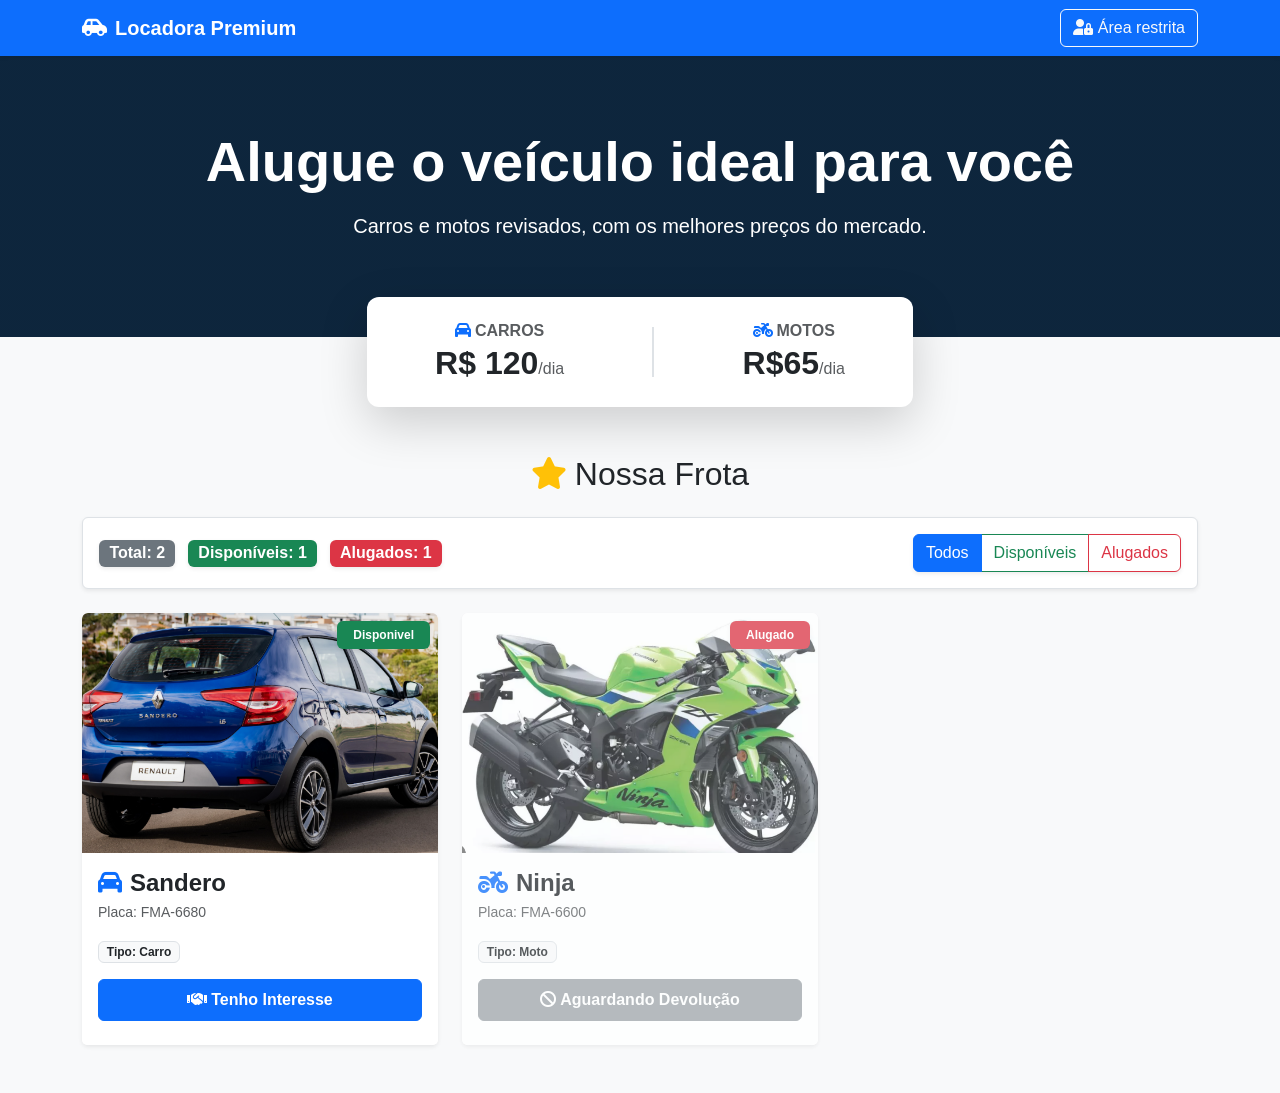
<file: locadora-frontend-(Alunos)/frontend/views/index.html>
<!DOCTYPE html>
<html lang="pt-BR">
<head>
    <!-- Configurações básicas do documento -->
    <meta charset="UTF-8"> <!-- Define codificação para suportar acentos -->
    <meta name="viewport" content="width=device-width, initial-scale=1.0"> <!-- Responsividade -->
    <title>Nossa Frota — Locadora de Veículos</title>

    <!-- Importação do Bootstrap (estilização pronta) -->
    <link href="https://cdn.jsdelivr.net/npm/bootstrap@5.3.0/dist/css/bootstrap.min.css" rel="stylesheet">

    <!-- Importação de ícones (Font Awesome) -->
    <link href="https://cdnjs.cloudflare.com/ajax/libs/font-awesome/6.0.0/css/all.min.css" rel="stylesheet">

    <!-- CSS personalizado -->
    <link href="../css/style.css" rel="stylesheet">

    <!-- Ícone da aba (favicon) -->
    <link rel="icon" type="image/png" href="https://cdn-icons-png.flaticon.com/512/3202/3202926.png">
</head>
<body>

  

    <!-- Navbar (menu superior) -->
     <nav class="navbar navbar-expand-lg navbar-dark bg-primary shadow-sm">
        <div class="container">
            <!-- Nome da empresa -->
             <a class="navbar-brand fw-bold" href="index.html">
                <i class="fas fa-car-side me-2"></i>Locadora Premium
             </a>

             <!-- Botão de área restrita -->
              <div class="ms-auto">
                <a href="login.html" class="btn btn-outline-light">
                    <i class="fas fa-user-lock"></i> Área restrita
                </a>
              </div>
        </div>
     </nav>

     <!-- Banner Principal(hero) -->
      <div class="bg-dark text-white text-center py-5 hero-banner pb-5">
        <div class="container py-4">
            <h1 class="display-4 fw-bold mb-3">Alugue o veículo ideal para você</h1>
            <p class="lead mb-4">Carros e motos revisados, com os melhores preços do mercado.</p>
        </div>
      </div>

      <!-- Card de preços destacado -->
       <div class="container position-relative" style="margin-top: -40px; z-index:10;">
        <div class="row justify-content-center">
            <div class="col-md-8 col-lg-6">
                <div class="card shadow-lg border-0" style="border-radius: 12px;">
                    <div class="card-body p-4 d-flex justify-content-around align-items-center text-center">

                        <!-- Preço de carros -->
                         <div>
                            <h6 class="text-muted text-uppercase fw-bold mb-1">
                                <i class="fas fa-car text-primary me-1"></i>Carros
                            </h6>
                            <h2 class="fw-bold text-dark mb-0">
                                R$ 120<small class="fs-6 text-muted fw-normal">/dia</small>
                            </h2>
                         </div>

                         <!-- Linha divisória -->
                          <div class="border-start border-2" style="height: 50px;"></div>

                          <!-- Preço de motos -->
                        <div>
                            <h6 class="text-muted text-uppercase fw-bold mb-1">
                                <i class="fas fa-motorcycle text-primary me-1"></i>Motos
                            </h6>
                            <h2 class="fw-bold text-dark mb-0">
                                R$65<small class="fs-6 text-muted fw-normal">/dia</small>
                            </h2>
                        </div>

                    </div>
                </div>
            </div>
        </div>
    </div>

    <!-- Seção principal da vitrine -->
     <div class="container mb-5 mt-5 flex-grow-1">
        <h2 class="text-center mb-4">
            <i class="fas fa-star text-warning me-2"></i>Nossa Frota
        </h2>


        <!-- Barra de status e filtros -->
        <div class="d-flex flex-column flex-md-row justify-content-between align-items-center bg-white p-3 rounded shadow-sm border mb-4 gap-3">

            <!--Contadores de veículos  -->
            <div>
                <span class="badge bg-secondary fs-6 me-2 shadow-sm" id="countTotal">Total: 2</span>
                <span class="badge bg-success fs-6 me-2 shadow-sm" id="countDisponiveis">Disponíveis: 1</span>
                <span class="badge bg-danger fs-6 shadow-sm" id="countIndisponiveis">Alugados: 1</span>
            </div>

            <!-- Botões de filtro -->
             <div class="btn-group shadow-sm" role="group">
                <input type="radio" class="btn-check filter-btn" name="filtroStatus" id="btnFiltroTodos" value="Todos" checked>
                <label class="btn btn-outline-primary" for="btnFiltroTodos">Todos</label>

                <input type="radio" class="btn-check filter-btn" name="filtroStatus" id="btnFiltroDisponiveis" value="Disponivel">
                <label class="btn btn-outline-success" for="btnFiltroDisponiveis">Disponíveis</label>

                <input type="radio" class="btn-check filter-btn" name="filtroStatus" id="btnFiltroAlugados" value="Alugado">
                <label class="btn btn-outline-danger" for="btnFiltroAlugados">Alugados</label>
             </div>
        </div>
    


        <!-- Grid de veículos -->
         <div class="row row-cols-1 row-cols-md-2 row-cols-lg-3 g-4" id="vitrineVeiculos">

            <!-- Card de veiculo disponivel -->
            <div class="col">
                <div class="card h-100 shadow-sm border-0 card-hover">

                    <!-- Imagem + status -->
                     <div class="position-relative overflow-hidden" style="border-radius: 6px 6px 0 0;">
                        <img src="../../Imagens/Sandero.png" class="card-img-top vitrine-img w-100" alt="Sandero">
                        <span class="badge bg-success position-absolute top-0 end-0 m-2 px-3 py-2 shadow-sm">Disponivel</span>
                     </div>

                     <!-- Informações -->
                      <div class="card-body">
                        <h5 class="card-title fw-bold fs-4 mb-1">
                            <i class="fas fa-car text-primary me-2"></i>Sandero
                        </h5>
                        <p class="card-text text-muted small mb-3">Placa: FMA-6680</p>
                        <p class="card-text mb-0">
                            <span class="badge bg-light text-dark border">Tipo: Carro</span>
                        </p>
                      </div>

                      <!-- Botão de ação -->
                       <div class="card-footer bg-white border-0 pb-4 pt-0">
                        <button class="btn btn-primary w-100 fw-bold py-2" data-bs-toggle="modal" data-bs-target="#modalInteresse">
                            <i class="fas fa-handshake me-1"></i>Tenho Interesse
                        </button>
                    </div>
                </div>
            </div>
        


            <!-- Card de veiculo alugado -->
            <div class="col">
                <div class="card h-100 shadow-sm border-0 opacity-75 card-hover">

                <!-- Imagem + status -->
                 <div class="position-relative overflow-hidden" style="border-radius: 6px 6px 0 0;">
                    <img src="../../Imagens/Ninja.png" class="card-img-top vitrine-img w-100" alt="Ninja">
                    <span class="badge bg-danger position-absolute top-0 end-0 m-2 px-3 py-2 shadow-sm">Alugado</span>
                 </div>

                <!--Informações  -->
                <div class="card-body">
                    <h5 class="card-title fw-bold fs-4 mb-1">
                        <i class="fas fa-motorcycle text-primary me-2"></i>Ninja
                    </h5>

                    <p class="card-text text-muted small mb-3">Placa: FMA-6600</p>
                    <p class="card-text mb-0">
                        <span class="badge bg-light text-dark border">Tipo: Moto</span>
                    </p>
                </div>

                <!-- Botão desabilitado -->
                 <div class="card-footer bg-white border-0 pb-4 pt-0">
                    <button class="btn btn-secondary w-100 fw-bold py-2" disabled>
                        <i class="fas fa-ban me-1"></i>Aguardando Devolução
                    </button>
                 </div>
            </div>
        </div>
    </div>
</div>

<!-- Modal de interesse -->
 <div class="modal fade" id="modalInteresse" tabindex="-1">
    <div class="modal-dialog modal-dialog-centered">
        <div class="modal-content border-0 shadow-lg">

            <!-- Cabeçalho -->
             <div class="modal-header bg-primary text-white">
                <div>
                    <h5 class="modal-title fw-bold mb-0">
                        <i class="fas fa-handshake me-2"></i>Tenho Interesse
                    </h5>
                    <small class="opacity-75" id="interesseVeiculoNome">Veículo Exemplo</small>
                </div>

                <button type="button" class="btn-close btn-close-white" data-bs-dismiss="modal"></button>
             </div>

             <!-- Corpo do modal -->
              <div class="modal-body p-4">
                <input type="hidden" id="interesseVeiculoId"><!--ID oculto do veículo-->
                <p class="text-muted mb-4">Preencha seus dados e entraremos em contato.</p>

                <!-- Campo nome -->
                 <div class="mb-3">
                    <label class="form-label fw-semibold">
                        <i class="fas fa-user text-primary me-1"></i>Seu nome
                    </label>
                    <input type="text" class="form-control form-control-lg" id="interesseNome" placeholder="Ex: João da Silva">
                 </div>

                 <!-- Campo Telefone -->
                  <div class="mb-4">
                    <label class="form-label fw-semibold">
                        <i class="fas fa-phone text-primary me-1"></i>Seu telefone
                    </label>
                    <input type="tel" class="form-control form-control-lg" id="interesseTelefone" placeholder="Ex: (11) 91234-5678">
                  </div>
              </div>

            <!--Rodapé -->
            <div class="modal-footer bg-light">
                <button type="button" class="btn btn-outline-secondary" data-bs-dismiss="modal">Cancelar</button>
                <button type="button" class="btn btn-primary fw-bold px-4" data-bs-dismiss="modal">Enviar</button>
            </div>
        </div>
    </div>
 </div>

    <!-- Script do Bootstrap (JS) -->
    <script src="https://cdn.jsdelivr.net/npm/bootstrap@5.3.0/dist/js/bootstrap.bundle.min.js"></script>

</body>
</html>
</file>
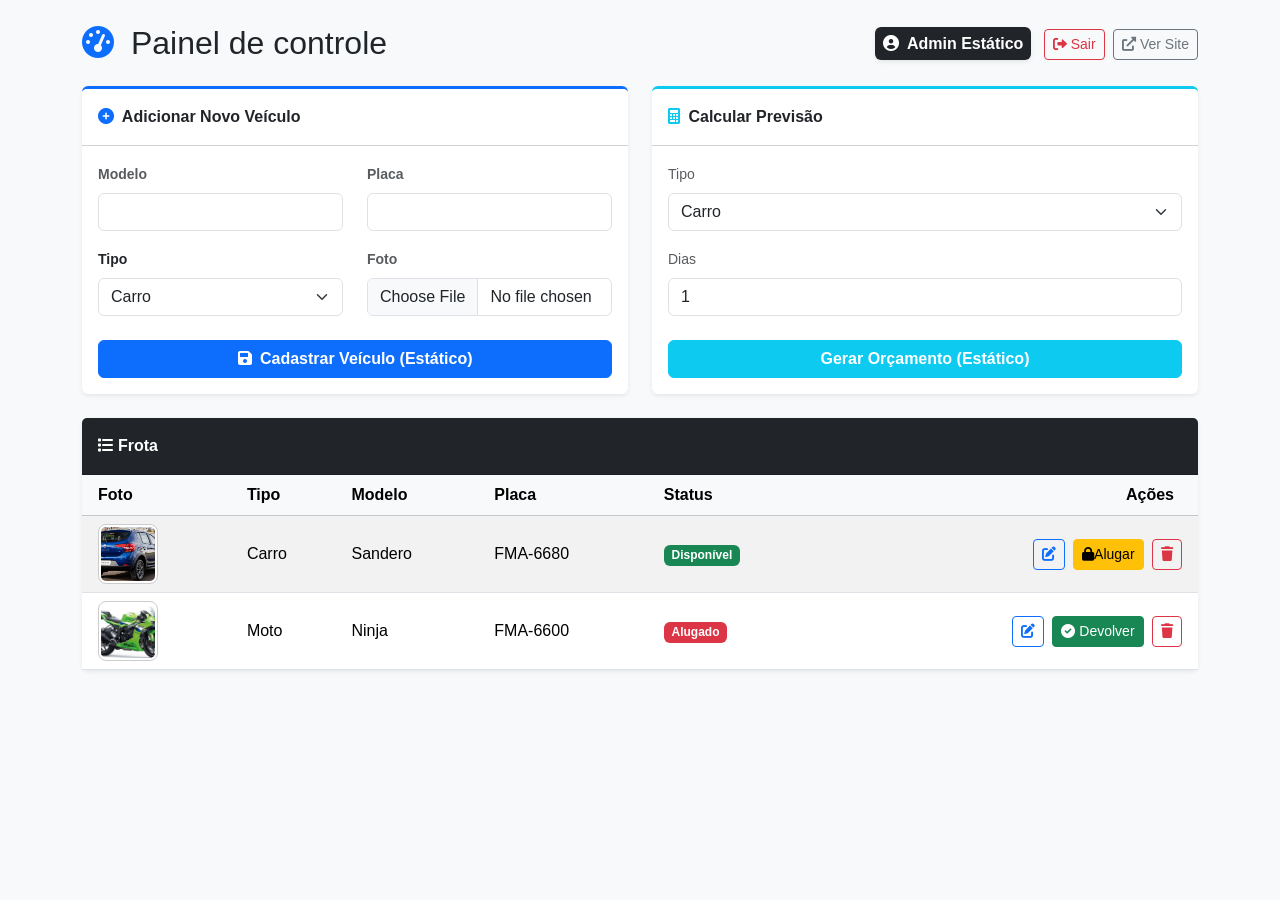
<file: locadora-frontend-(Alunos)/frontend/views/dashboard.html>
<!DOCTYPE html>
<html lang="pt-BR">
<head>
    <!-- Configurações básicas -->
    <meta charset="UTF-8"> <!-- Suporte a acentos -->
    <meta name="viewport" content="width=device-width, initial-scale=1.0"> <!-- Responsividade -->
    <title>Painel Administrativo — Locadora</title>
    
    <!-- Bootstrap (layout e componentes prontos) -->
    <link href="https://cdn.jsdelivr.net/npm/bootstrap@5.3.0/dist/css/bootstrap.min.css" rel="stylesheet">
    
    <!-- Ícones (Font Awesome) -->
    <link href="https://cdnjs.cloudflare.com/ajax/libs/font-awesome/6.0.0/css/all.min.css" rel="stylesheet">
    
    <!-- CSS personalizado -->
    <link href="../css/style.css" rel="stylesheet">
    
    <!-- Ícone da aba -->
    <link rel="icon" type="image/png" href="https://cdn-icons-png.flaticon.com/512/3202/3202926.png">
</head>
<body>

<!--Container principal-->
<div class="container mt-4 pb-4">

    <!-- Cabeçalho principal-->
     <div class="d-flex justify-content-between align-items-center mb-4">

        <!--Título-->
        <h2 class="mb-0">
            <i class="fas fa-tachometer-alt me-2 text-primary"></i> Painel de controle
        </h2>

        <!--Área do usuário-->
     <div>
     <!--Nome do usuário-->
     <span class="badge bg-dark fs-6 p-2 shadow-sm">
        <i class="fas fa-user-circle me-1"></i>
        <span id="userNameDisplay">Admin Estático</span>
     </span>

     <!--Botão sair-->
     <button class="btn btn-outline-danger btn-sm ms-2">
        <i class="fas fa-sign-out-alt"></i> Sair
     </button>

     <!--Link para visualizar o site-->
     <a href="index.html" class="btn btn-outline-secondary btn-sm ms-1">
        <i class="fas fa-external-link-alt"></i> Ver Site
     </a>
</div>
</div>

<!--Linha com dois painéis-->
<div class="row g-4 mb-4">

    <!-- Painel do adicionar veículo-->
     <div class="col-md-6" id="painelAdmin" style="display: block;">
        <div class="card shadow-sm h-100 border-0 border-top border-primary border-3">

            <!--Cabeçalho do card-->
            <div class="card-header bg-white fw-bold py-3">
                <i class="fas fa-plus-circle text-primary me-1"></i> Adicionar Novo Veículo
            </div>

            <!-- Corpo com formulário-->
             <div class="card-body">
                <form id="formAddVeiculo">

                    <!-- Linha: modelo + placa-->
                     <div class="row">
                        <div class="col-md-6 mb-3">
                            <label class="form-label small fw-semibold text-muted">Modelo</label>
                            <input type="text" class="form-control" id="modelo" required>
                        </div>
                        <div class="col-md-6 mb-3">
                            <label class="form-label small fw-semibold text-muted">Placa</label>
                            <input type="text" class="form-control" id="placa" required>
                        </div>
                     </div>

                     <!--Linha: tipo + imagem-->
                     <div class="row">
                        <div class="col-md-6 mb-3">
                            <label class="form-label small fw-semibold text">Tipo</label>
                            <select class="form-select" id="tipo" required>
                                <option value="Carro">Carro</option>
                                <option value="Moto">Moto</option>
                            </select>
                        </div>
                        <div class="col-md-6 mb-4">
                            <label class="form-label small fw-semibold text-muted">Foto</label>
                            <input type="file" class="form-control" id="imagem">
                        </div>
                     </div>

                     <!-- Botão de envio-->
                      <button type="submit" class="btn btn-primary w-100 fw-bold">
                        <i class="fas fa-save me-1"></i> Cadastrar Veículo (Estático)
                      </button>
                </form>
             </div>
        </div>
     </div>

     <!-- Painel de previsão de aluguel-->
      <div class="painelPrevisao col-md-6">
        <div class="card shadow-sm h-100 border-0 border-top border-info border-3">

            <!-- Cabeçalho-->
             <div class="card-header bg-white fw-bold py-3">
                <i class="fas fa-calculator text-info me-1"></i> Calcular Previsão
             </div>

             <!--Corpo-->
             <div class="card-body">

                <!-- Seleção de tipo-->
                 <div class="mb-3">
                    <label class="form-label small text-muted">Tipo</label>
                    <select class="form-select" id="simTipo">
                        <option value="Carro">Carro</option>
                        <option value="Moto">Moto</option>
                    </select>
                 </div>

                 <!--Quantidade de dias-->
                 <div class="mb-4">
                    <label class="form-label small text-muted">Dias</label>
                    <input type="number" class="form-control" id="simDias" value="1" min="1">
                 </div>

                 <!-- Botão de cálculo -->
                        <button class="btn btn-info text-white w-100 fw-bold">
                            Gerar Orçamento (Estático)
                        </button>
                    </div>
                </div>
            </div>
        </div>

        <!-- Tabela de veículos -->
         <div class="card shadow-sm border-0">

            <!-- Cabeçalho -->
             <div class="card-header bg-dark text-white fw-semibold py-3">
                <i class="fas fa-list me-1"></i>Frota
             </div>

            <!-- Corpo da tabela -->
            <div class="card-body p-0">
                <div class="table-responsive">

                    <!-- Tabela -->
                    <table class="table table-striped table-hover mb-0 align-middle">

                        <!-- cabeçalho das tabela -->
                        <thead class="table-light">
                            <tr>
                                <th class="ps-3">Foto</th>
                                <th>Tipo</th>
                                <th>Modelo</th>
                                <th>Placa</th>
                                <th>Status</th>
                                <th id="thAcoes" class="text-end pe-4">Ações</th>
                            </tr>
                        </thead>

                        <!-- Corpo da tabela -->
                        <tbody id="tabelaVeiculos">

                            <!-- Veículos disponível -->
                            <tr>
                                <td class="ps-3">
                                    <img src="../../Imagens/Sandero.png" class="admin-mini-img" alt="sandero">
                                </td>
                                <td>Carro</td>
                                <td>Sandero</td>
                                <td>FMA-6680</td>
                                <td><span class="badge bg-success">Disponível</span></td>
                                <td class="text-end pe-3 table-actions">

                                    <!-- Editar -->
                                    <button class="btn btn-outline-primary btn-sm ms-1" data-bs-toggle="modal" data-bs-target="#modalEditarVeiculo">
                                        <i class="fas fa-edit"></i>
                                    </button>

                                    <!-- Alugar -->
                                    <button class="btn btn-warning btn-sm ms-1">
                                        <i class="fas fa-lock"></i>Alugar
                                    </button>

                                    <!-- Excluir -->
                                    <button class="btn btn-outline-danger btn-sm ms-1">
                                        <i class="fas fa-trash"></i>
                                    </button>
                                </td>                              
                            </tr>
                                
                            <!-- Veículos alugado -->
                            <tr>
                                <td class="ps-3">
                                    <img src="../../Imagens/Ninja.png" class="admin-mini-img" alt="ninja">
                                </td>
                                <td>Moto</td>
                                <td>Ninja</td>
                                <td>FMA-6600</td>
                                <td><span class="badge bg-danger">Alugado</span></td>
                                <td class="text-end pe-3 table-actions">

                                    <!-- Editar -->
                                    <button class="btn btn-outline-primary btn-sm ms-1"
                                         data-bs-toggle="modal"
                                         data-bs-target="#modalEditarVeiculo">
                                        <i class="fas fa-edit"></i>
                                    </button>

                                    <!-- Devolver -->
                                    <button class="btn btn-success btn-sm ms-1">
                                        <i class="fas fa-check-circle"></i> Devolver
                                    </button>

                                    <!-- Excluir -->
                                    <button class="btn btn-outline-danger btn-sm ms-1">
                                        <i class="fas fa-trash"></i>
                                    </button>
                                </td>
                            </tr>

                        </tbody>
                    </table>
                </div>
            </div>
        </div>
    </div>

    <!-- Modal de edição  -->
    <div class="modal fade" id="modalEditarVeiculo" tabindex="-1" aria-hidden="true">
        <div class="modal-dialog">
            <div class="modal-content">

                <!-- Cabeçalho do modal -->
                <div class="modal-header bg-warning text-dark">
                    <h5 class="modal-title fw-bold">
                        <i class="fas fa-edit"></i>Editar Veículo
                    </h5>
                    <button type="button" class="btn-close" data-bs-dismiss="modal">
                    </button>               
                </div>

                <!-- Corpo do modal -->
                <div class="modal-body">
                    <p>Nesta fase 1 o formulário é apenas visual.</p>
                    <input type="text" class="form-control mb-3" placeholder="Modelo">
                    <input type="text" class="form-control" placeholder="Placa">
                </div>
            </div>
        </div>    
    </div>

    <!-- Script do Bootstrap -->
    <script src="https://cdn.jsdelivr.net/npm/bootstrap@5.3.0/dist/js/bootstrap.bundle.min.js"></script>

</body>
</html>
</file>
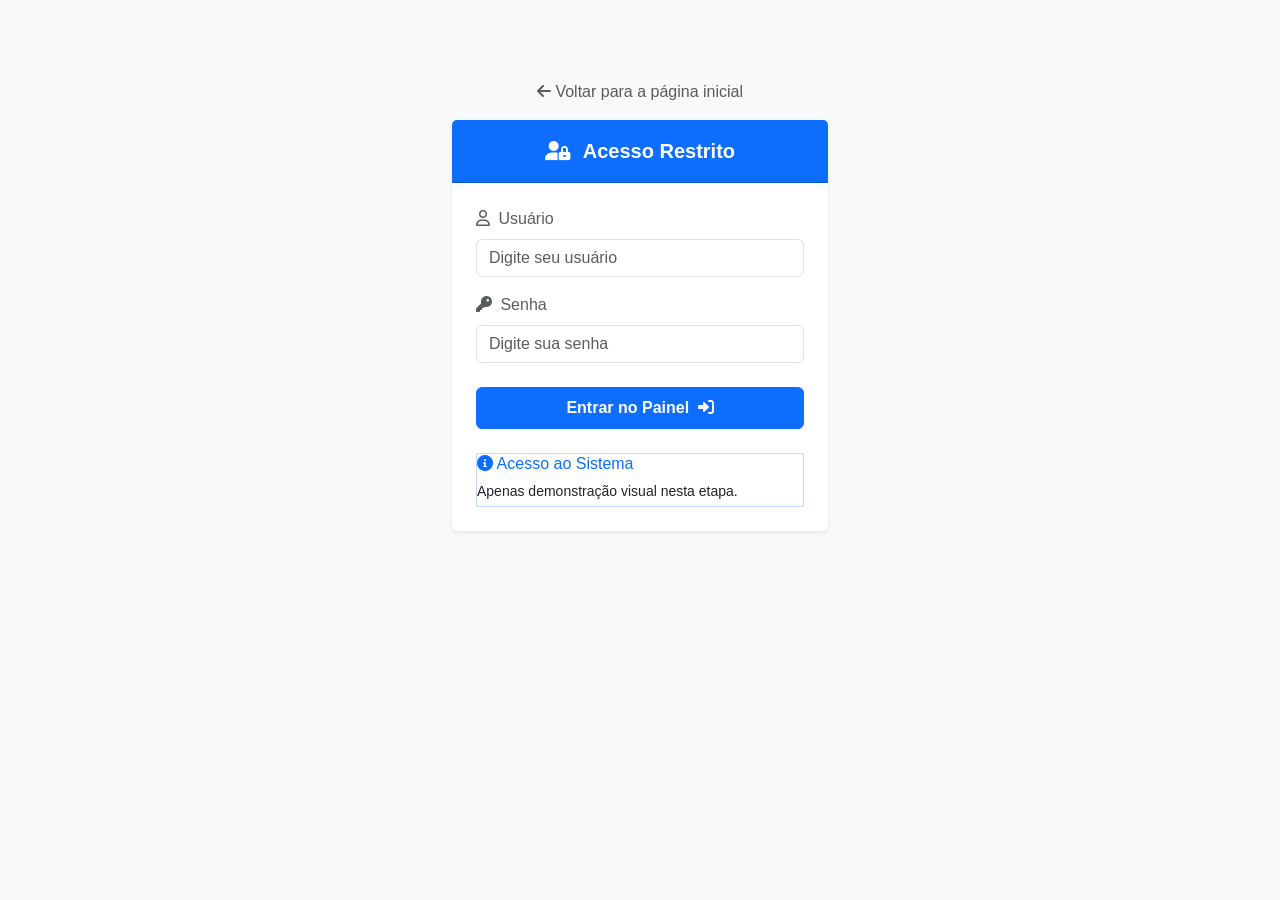
<file: locadora-frontend-(Alunos)/frontend/views/login.html>
<!DOCTYPE html>
<html lang="pt-BR">
<head>
    <!-- Configurações básicas -->
    <meta charset="UTF-8"> <!-- Suporte a acentuação -->
    <meta name="viewport" content="width=device-width, initial-scale=1.0"> <!-- Responsividade -->
    <title>Login — Área Restrita</title>

    <!-- Bootstrap (estilização e layout) -->
    <link href="https://cdn.jsdelivr.net/npm/bootstrap@5.3.0/dist/css/bootstrap.min.css" rel="stylesheet">

    <!-- Biblioteca de ícones -->
    <link href="https://cdnjs.cloudflare.com/ajax/libs/font-awesome/6.0.0/css/all.min.css" rel="stylesheet">

    <!-- CSS personalizado -->
    <link href="../css/style.css" rel="stylesheet">

    <!-- Ícone da aba -->
    <link rel="icon" type="image/png" href="https://cdn-icons-png.flaticon.com/512/3202/3202926.png">
</head>
<body>

    <!-- Container central do login -->
    <div class="container login-container">

        <!-- Link para voltar à página inicial -->
        <div class="mb-3 text-center">
            <a href="index.html" class="text-decoration-none text-muted">
                <i class="fas fa-arrow-left"></i> Voltar para a página inicial
            </a>
        </div>

        <!-- Card principal do login -->
        <div class="card shadow-sm border-0">

            <!-- Cabeçalho -->
            <div class="card-header card-header-blue fs-5 text-center py-3">
                <i class="fas fa-user-lock me-2"></i> Acesso Restrito
            </div>

            <!-- Corpo -->
            <div class="card-body p-4">

                <!-- Formulário de login -->
                <!-- onsubmit evita o envio real e simula comportamento -->
                <form id="loginForm" onsubmit="event.preventDefault(); alert('Na Fase 2 isso fará o login no Backend!');">
                    
                    <!-- Campo usuário -->
                    <div class="mb-3">
                        <label class="form-label text-muted">
                            <i class="far fa-user me-1"></i> Usuário
                        </label>
                        <input 
                            type="text" 
                            class="form-control" 
                            id="username" 
                            placeholder="Digite seu usuário" 
                            required
                        >
                    </div>

                    <!-- Campo senha -->
                    <div class="mb-4">
                        <label class="form-label text-muted">
                            <i class="fas fa-key me-1"></i> Senha
                        </label>
                        <input 
                            type="password" 
                            class="form-control" 
                            id="password" 
                            placeholder="Digite sua senha" 
                            required
                        >
                    </div>

                    <!-- Área de erro -->
                    <!-- d-none = escondido inicialmente -->
                    <!-- Será exibido via JavaScript (ex: auth.js) -->
                    <div id="erroLogin" class="alert alert-danger py-2 d-none"></div>

                    <!-- Botão de envio -->
                    <button type="submit" class="btn btn-primary w-100 py-2 fw-bold">
                        Entrar no Painel 
                        <i class="fas fa-sign-in-alt ms-1"></i>
                    </button>
                </form>

                <!-- Caixa informativa -->
                <div class="info-box border border-primary border-opacity-25 mt-4">
                    <h6 class="text-primary mb-2">
                        <i class="fas fa-info-circle"></i> Acesso ao Sistema
                    </h6>
                    <p class="mb-1 small">
                        Apenas demonstração visual nesta etapa.
                    </p>
                </div>

            </div>
        </div>
    </div>

</body>
</html>
</file>
<file: locadora-frontend-(Alunos)/frontend/css/style.css>
/* ============================================================
   ESTILOS GLOBAIS
   Configurações base que afetam toda a aplicação.
   O Bootstrap já cuida da maioria — aqui ficam os ajustes finos.
   ============================================================ */
body {
    background-color: #f8f9fa; /* Fundo claro para toda a aplicação */
    font-family: 'Segoe UI', Tahoma, sans-serif; /* Fonte moderna e legível */

    /* flexbox no body garante que o footer fique sempre no fundo, mesmo quando há pouco conteúdo na página*/

   display: flex;
   flex-direction: column;
   min-height: 100vh;
}

/* ============================================================
   TELA DE LOGIN
   ============================================================ */

/* container centrazado com largura maxima para a tela de login */
.login-container {
   max-width: 400px;
   margin: 80px auto;
}

/* Caeçalho azul dos cards de login */
.card-header-blue {
   background-color: #0d6efd;
   color: white;
   font-weight: bold;
}

/* Caixa azul clara de informações */
info-box {
   background-color: #e7f1ff;
   border-radius: 6px;
   padding: 15px;
}

/* ============================================================
   TABELA DO PAINEL ADMINISTRATIVO
   ============================================================ */

   /* Evita que os botões de ação na tabela quebrem para  linha de baixo */
table-actions {
   white-space: nowrap;
}

/* campo numerico compacto usado dentro da tabela */
.table-actions input[type="number"]{
   width: 70px;
   text-align: center;
}  

/* ============================================================
   IMAGENS DE VEÍCULOS
   ============================================================ */

   /* Miniatura quadrada usada na tabela do painel administrativo */
.admin-mini-img {
   width: 60px;
   height: 60px;

   /* Object-fit: cover RECORTA A IMAGEM PARA PREENCHER O ESPAÇO SEM DISTORCER */
   object-fit: cover;
   border-radius: 8px;
   border: 1px solid #ccc;
   background-color: #fff;
   padding: 2px;
}

/* ============================================================
   VITRINE PÚBLICA — HERO BANNER
   Banner com imagem de fundo coberta por um gradiente escuro.
   Isso garante que o texto branco seja legível sobre qualquer imagem.
   ============================================================ */
.hero-banner {
    background:
        /* Gradiente semi-transparente por cima da imagem */
        linear-gradient(rgba(10, 37, 64, 0.85), rgba(10, 37, 64, 0.85)),
        /* Imagem de fundo carregada do Unsplash */
        url('https://images.unsplash.com/photo-1449965408869-eaa3f722e40d?auto=format&fit=crop&q=80&w=1920')
        center / cover;
}

/* ============================================================
   VITRINE PÚBLICA — CARDS DE VEÍCULOS
   ============================================================ */

/* Imagem dos cards com altura fixa para uniformidade visual */
.vitrine-img {
   height: 240px;
   width: 100%;
   object-fit: cover; /* Corta a imagem para preencher o espaço sem distorcer */

   /* transição suave para efeitos de zoom ao passar o mouse */
   transition: transform 0.4s ease;
}

/* card com animação de elevação ao passar o mouse */
.card-hover{
   transition:all 0.3s ease;
   cursor:pointer;
}

/* ao passar o mouse: sobre o card e adiciona sombra mais forte */
.card-hover:hover{
   transform: translateY(-8px);
   box-shadow: 0 15px 30px rgba(0,0,0,0.15);
}

/* Zoom leve na imagem sincronizado com o hover do card */
.card-hover:hover .vitrine-img{
   transform: scale(1.05);
}
</file>
